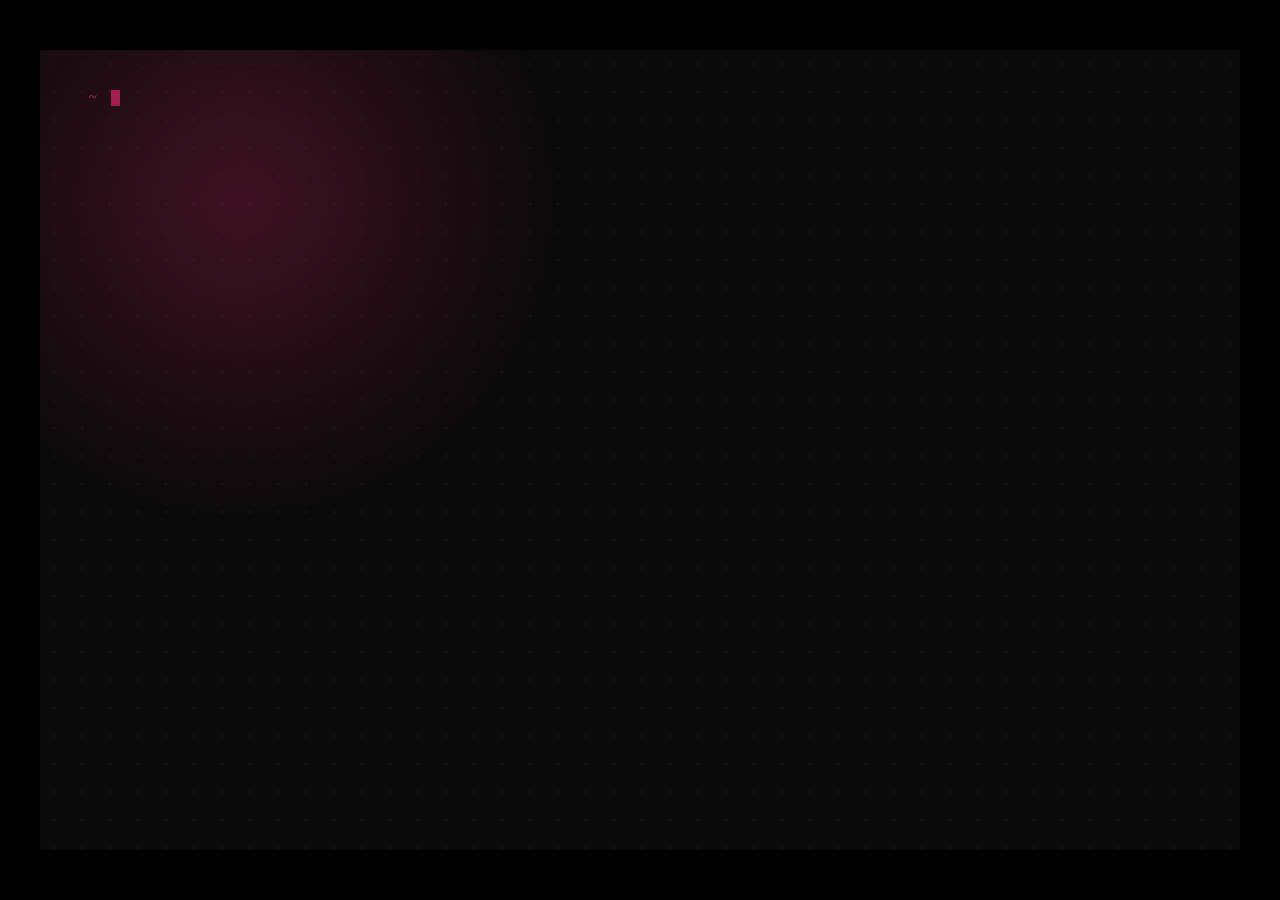
<file: docs/handoff/firmy-cz-video/index.html>
<!doctype html>
<html lang="cs">
<head>
<meta charset="utf-8">
<title>Kateřina Mlsnová — Firmy.cz video</title>
<link rel="preconnect" href="https://fonts.googleapis.com">
<link rel="preconnect" href="https://fonts.gstatic.com" crossorigin>
<link href="https://fonts.googleapis.com/css2?family=Syne:wght@800&family=Space+Grotesk:wght@400;500;700&family=IBM+Plex+Mono:wght@500&display=swap" rel="stylesheet">
<style>
  :root {
    --accent: #a31f4f;
    --accent-soft: rgba(163, 31, 79, 0.18);
    --bg: #0a0a0a;
    --text: #f3f3f3;
    --muted: #8a8a8a;
    --dur: 15s;
  }

  html, body {
    margin: 0;
    padding: 0;
    background: #000;
    height: 100%;
    overflow: hidden;
    cursor: none;
  }
  body {
    display: flex;
    align-items: center;
    justify-content: center;
    font-family: 'Space Grotesk', sans-serif;
  }

  #stage {
    position: relative;
    width: 1200px;
    height: 800px;
    background: var(--bg);
    overflow: hidden;
    color: var(--text);
    isolation: isolate;
  }

  /* Subtle dotted grid */
  #stage::before {
    content: "";
    position: absolute;
    inset: 0;
    background-image:
      radial-gradient(rgba(255,255,255,0.06) 1.2px, transparent 1.2px);
    background-size: 28px 28px;
    pointer-events: none;
    z-index: 1;
  }

  /* Soft malinová glow blob behind hero */
  #stage::after {
    content: "";
    position: absolute;
    width: 700px;
    height: 700px;
    left: -150px;
    top: -200px;
    background: radial-gradient(circle, rgba(163,31,79,0.35) 0%, rgba(163,31,79,0) 65%);
    filter: blur(10px);
    z-index: 1;
    animation: blob-drift var(--dur) ease-in-out infinite;
  }
  @keyframes blob-drift {
    0%, 100% { transform: translate(0, 0); }
    50% { transform: translate(120px, 60px); }
  }

  /* Terminal header */
  .term {
    position: absolute;
    top: 36px;
    left: 48px;
    z-index: 3;
    font-family: 'IBM Plex Mono', monospace;
    font-size: 16px;
    letter-spacing: 0.04em;
    color: var(--muted);
  }
  .term .accent { color: var(--accent); }
  .term .typed {
    display: inline-block;
    overflow: hidden;
    white-space: nowrap;
    vertical-align: bottom;
    animation: term-type var(--dur) linear infinite;
    width: 0;
  }
  @keyframes term-type {
    0%, 100% { width: 0; }
    1%       { width: 0; }
    10%      { width: 25ch; }
    93%      { width: 25ch; }
    98%      { width: 0; }
  }
  .term .cursor {
    display: inline-block;
    width: 9px;
    height: 16px;
    background: var(--accent);
    vertical-align: bottom;
    margin-left: 2px;
    animation: blink 0.7s steps(1) infinite;
  }
  @keyframes blink {
    50% { opacity: 0; }
  }

  /* HERO text */
  .hero {
    position: absolute;
    top: 110px;
    left: 48px;
    width: 1104px;
    z-index: 3;
  }
  .hero h1 {
    margin: 0;
    font-family: 'Syne', sans-serif;
    font-weight: 800;
    font-size: 120px;
    line-height: 0.94;
    letter-spacing: -0.04em;
    color: var(--text);
    text-transform: uppercase;
  }
  .hero h1 .line {
    display: block;
    overflow: hidden;
    position: relative;
    height: 1em;
  }
  .hero h1 .line span {
    display: inline-block;
    clip-path: inset(0 100% 0 0);
    animation: reveal var(--dur) linear infinite;
  }
  .hero h1 .line.l1 span { animation-name: reveal-l1; }
  .hero h1 .line.l2 span { animation-name: reveal-l2; }

  @keyframes reveal-l1 {
    0%, 8%   { clip-path: inset(0 100% 0 0); }
    16%      { clip-path: inset(0 0 0 0); }
    90%      { clip-path: inset(0 0 0 0); }
    97%, 100% { clip-path: inset(0 100% 0 0); }
  }
  @keyframes reveal-l2 {
    0%, 18%  { clip-path: inset(0 100% 0 0); }
    27%      { clip-path: inset(0 0 0 0); }
    90%      { clip-path: inset(0 0 0 0); }
    97%, 100% { clip-path: inset(0 100% 0 0); }
  }

  .hero .hero-cursor {
    display: inline-block;
    width: 16px;
    height: 0.85em;
    background: var(--accent);
    vertical-align: -0.07em;
    margin-left: 6px;
    animation:
      hero-cursor-show var(--dur) linear infinite,
      blink 0.7s steps(1) infinite;
  }
  @keyframes hero-cursor-show {
    0%, 26% { opacity: 0; }
    28%     { opacity: 1; }
    90%     { opacity: 1; }
    93%, 100% { opacity: 0; }
  }

  /* Tagline */
  .tagline {
    position: absolute;
    left: 48px;
    top: 422px;
    width: 720px;
    font-size: 22px;
    line-height: 1.45;
    color: #d8d8d8;
    z-index: 3;
    opacity: 0;
    animation: tagline-fade var(--dur) ease-out infinite;
  }
  .tagline b { color: var(--text); font-weight: 700; }
  @keyframes tagline-fade {
    0%, 28% { opacity: 0; transform: translateY(10px); }
    35%, 90% { opacity: 1; transform: translateY(0); }
    95%, 100% { opacity: 0; transform: translateY(0); }
  }

  /* Project tiles (top right column) */
  .tiles {
    position: absolute;
    top: 110px;
    right: 48px;
    width: 360px;
    height: 540px;
    z-index: 3;
  }
  .tile {
    position: absolute;
    left: 0;
    width: 360px;
    height: 220px;
    border-radius: 14px;
    overflow: hidden;
    border: 2px solid rgba(255,255,255,0.08);
    background: #1a1a1a;
    box-shadow: 0 14px 40px rgba(0,0,0,0.6);
    opacity: 0;
    transform: translateY(18px) scale(0.96);
  }
  .tile img {
    width: 100%;
    height: 100%;
    object-fit: cover;
    display: block;
  }
  .tile .tag {
    position: absolute;
    left: 12px;
    bottom: 10px;
    padding: 4px 10px;
    background: rgba(10,10,10,0.78);
    color: var(--text);
    font-family: 'IBM Plex Mono', monospace;
    font-size: 12px;
    letter-spacing: 0.04em;
    border-radius: 999px;
    backdrop-filter: blur(4px);
  }
  .tile.t1 { top: 0; }
  .tile.t2 { top: 170px; }
  .tile.t3 { top: 340px; }

  .tile {
    animation: tile-in var(--dur) ease-out infinite;
  }
  .tile.t1 { animation-name: tile-1; }
  .tile.t2 { animation-name: tile-2; }
  .tile.t3 { animation-name: tile-3; }

  /* Each tile: appear, highlight pulse, settle, fade at end */
  @keyframes tile-1 {
    0%, 33%   { opacity: 0; transform: translateY(18px) scale(0.96); border-color: rgba(255,255,255,0.08); }
    40%       { opacity: 1; transform: translateY(0) scale(1); }
    45%       { transform: translateY(0) scale(1.04); border-color: var(--accent); box-shadow: 0 14px 40px rgba(163,31,79,0.55); }
    55%       { transform: translateY(0) scale(1); border-color: rgba(255,255,255,0.08); box-shadow: 0 14px 40px rgba(0,0,0,0.6); }
    90%       { opacity: 1; }
    96%, 100% { opacity: 0; }
  }
  @keyframes tile-2 {
    0%, 38%   { opacity: 0; transform: translateY(18px) scale(0.96); border-color: rgba(255,255,255,0.08); }
    45%       { opacity: 1; transform: translateY(0) scale(1); }
    58%       { transform: translateY(0) scale(1.04); border-color: var(--accent); box-shadow: 0 14px 40px rgba(163,31,79,0.55); }
    68%       { transform: translateY(0) scale(1); border-color: rgba(255,255,255,0.08); box-shadow: 0 14px 40px rgba(0,0,0,0.6); }
    90%       { opacity: 1; }
    96%, 100% { opacity: 0; }
  }
  @keyframes tile-3 {
    0%, 43%   { opacity: 0; transform: translateY(18px) scale(0.96); border-color: rgba(255,255,255,0.08); }
    50%       { opacity: 1; transform: translateY(0) scale(1); }
    72%       { transform: translateY(0) scale(1.04); border-color: var(--accent); box-shadow: 0 14px 40px rgba(163,31,79,0.55); }
    82%       { transform: translateY(0) scale(1); border-color: rgba(255,255,255,0.08); box-shadow: 0 14px 40px rgba(0,0,0,0.6); }
    90%       { opacity: 1; }
    96%, 100% { opacity: 0; }
  }

  /* Animated doodle cursor that flies between tiles */
  .doodle-cursor {
    position: absolute;
    z-index: 4;
    width: 36px;
    height: 36px;
    pointer-events: none;
    color: var(--accent);
    filter: drop-shadow(0 2px 6px rgba(0,0,0,0.6));
    opacity: 0;
    animation: cursor-path var(--dur) cubic-bezier(0.45, 0, 0.2, 1) infinite;
  }
  @keyframes cursor-path {
    0%, 36%   { opacity: 0; left: 900px; top: 600px; }
    40%       { opacity: 1; left: 1040px; top: 110px; }   /* arrives on tile 1 */
    46%       { left: 1040px; top: 110px; transform: scale(0.85); }
    50%       { transform: scale(1); }
    55%       { left: 1040px; top: 285px; }                /* tile 2 */
    62%       { transform: scale(0.85); }
    65%       { transform: scale(1); }
    70%       { left: 1040px; top: 460px; }                /* tile 3 */
    77%       { transform: scale(0.85); }
    80%       { transform: scale(1); }
    90%       { opacity: 1; }
    96%, 100% { opacity: 0; left: 1040px; top: 460px; }
  }

  /* Footer URL strip */
  .footer {
    position: absolute;
    left: 48px;
    bottom: 38px;
    z-index: 3;
    display: flex;
    align-items: center;
    gap: 14px;
    opacity: 0;
    animation: footer-in var(--dur) linear infinite;
  }
  .footer .url {
    font-family: 'IBM Plex Mono', monospace;
    font-size: 22px;
    font-weight: 500;
    color: var(--accent);
    letter-spacing: 0.02em;
  }
  .footer .dot { width: 6px; height: 6px; border-radius: 999px; background: var(--muted); }
  .footer .tag-line {
    font-size: 14px;
    color: var(--muted);
    font-family: 'IBM Plex Mono', monospace;
    letter-spacing: 0.06em;
    text-transform: lowercase;
  }
  @keyframes footer-in {
    0%, 32% { opacity: 0; }
    40%     { opacity: 1; }
    93%     { opacity: 1; }
    97%, 100% { opacity: 0; }
  }

  /* Bottom-right ready indicator */
  .ready {
    position: absolute;
    right: 48px;
    bottom: 38px;
    z-index: 3;
    font-family: 'IBM Plex Mono', monospace;
    font-size: 13px;
    color: var(--muted);
    letter-spacing: 0.16em;
    text-transform: uppercase;
    opacity: 0;
    animation: ready-in var(--dur) linear infinite;
  }
  .ready .dot {
    display: inline-block;
    width: 7px; height: 7px;
    border-radius: 999px;
    background: #2ecc71;
    margin-right: 8px;
    vertical-align: 1px;
    box-shadow: 0 0 8px #2ecc71;
    animation: ready-pulse 1.4s ease-in-out infinite;
  }
  @keyframes ready-in {
    0%, 36% { opacity: 0; }
    44%     { opacity: 1; }
    93%     { opacity: 1; }
    97%, 100% { opacity: 0; }
  }
  @keyframes ready-pulse {
    50% { box-shadow: 0 0 20px #2ecc71; transform: scale(1.18); }
  }
</style>
</head>
<body>
<div id="stage" aria-hidden="true">

  <div class="term">
    <span class="accent">~</span>
    <span class="typed">$ kateřina --portfolio</span><span class="cursor"></span>
  </div>

  <div class="hero">
    <h1>
      <span class="line l1"><span>KATEŘINA</span></span>
      <span class="line l2"><span>MLSNOVÁ</span><span class="hero-cursor"></span></span>
    </h1>
  </div>

  <p class="tagline">
    Weby, interaktivní hry, kalkulačky a digitální materiály <b>na míru</b>.<br>
    Pro živnostníky, lektory a malé projekty.
  </p>

  <div class="tiles">
    <div class="tile t1">
      <img src="../../../assets/kalkulator-shot.png" alt="" onerror="this.style.display='none'">
      <span class="tag">kalkulačka · ceny</span>
    </div>
    <div class="tile t2">
      <img src="../../../assets/hangman-shot.png" alt="" onerror="this.style.display='none'">
      <span class="tag">hra · šibenice</span>
    </div>
    <div class="tile t3">
      <img src="../../../assets/kniha/kniha-beltaine-02.webp" alt="">
      <span class="tag">dětská knížka</span>
    </div>
  </div>

  <svg class="doodle-cursor" viewBox="0 0 24 24" fill="none" stroke="currentColor" stroke-width="2.4" stroke-linecap="round" stroke-linejoin="round">
    <path d="M3 3 L 11 21 L 13 13 L 21 11 Z" fill="currentColor"/>
  </svg>

  <div class="footer">
    <span class="url">katerinamlsnova.cz</span>
    <span class="dot"></span>
    <span class="tag-line">weby · hry · kalkulačky · materiály</span>
  </div>

  <div class="ready">
    <span class="dot"></span>READY
  </div>
</div>
</body>
</html>
</file>
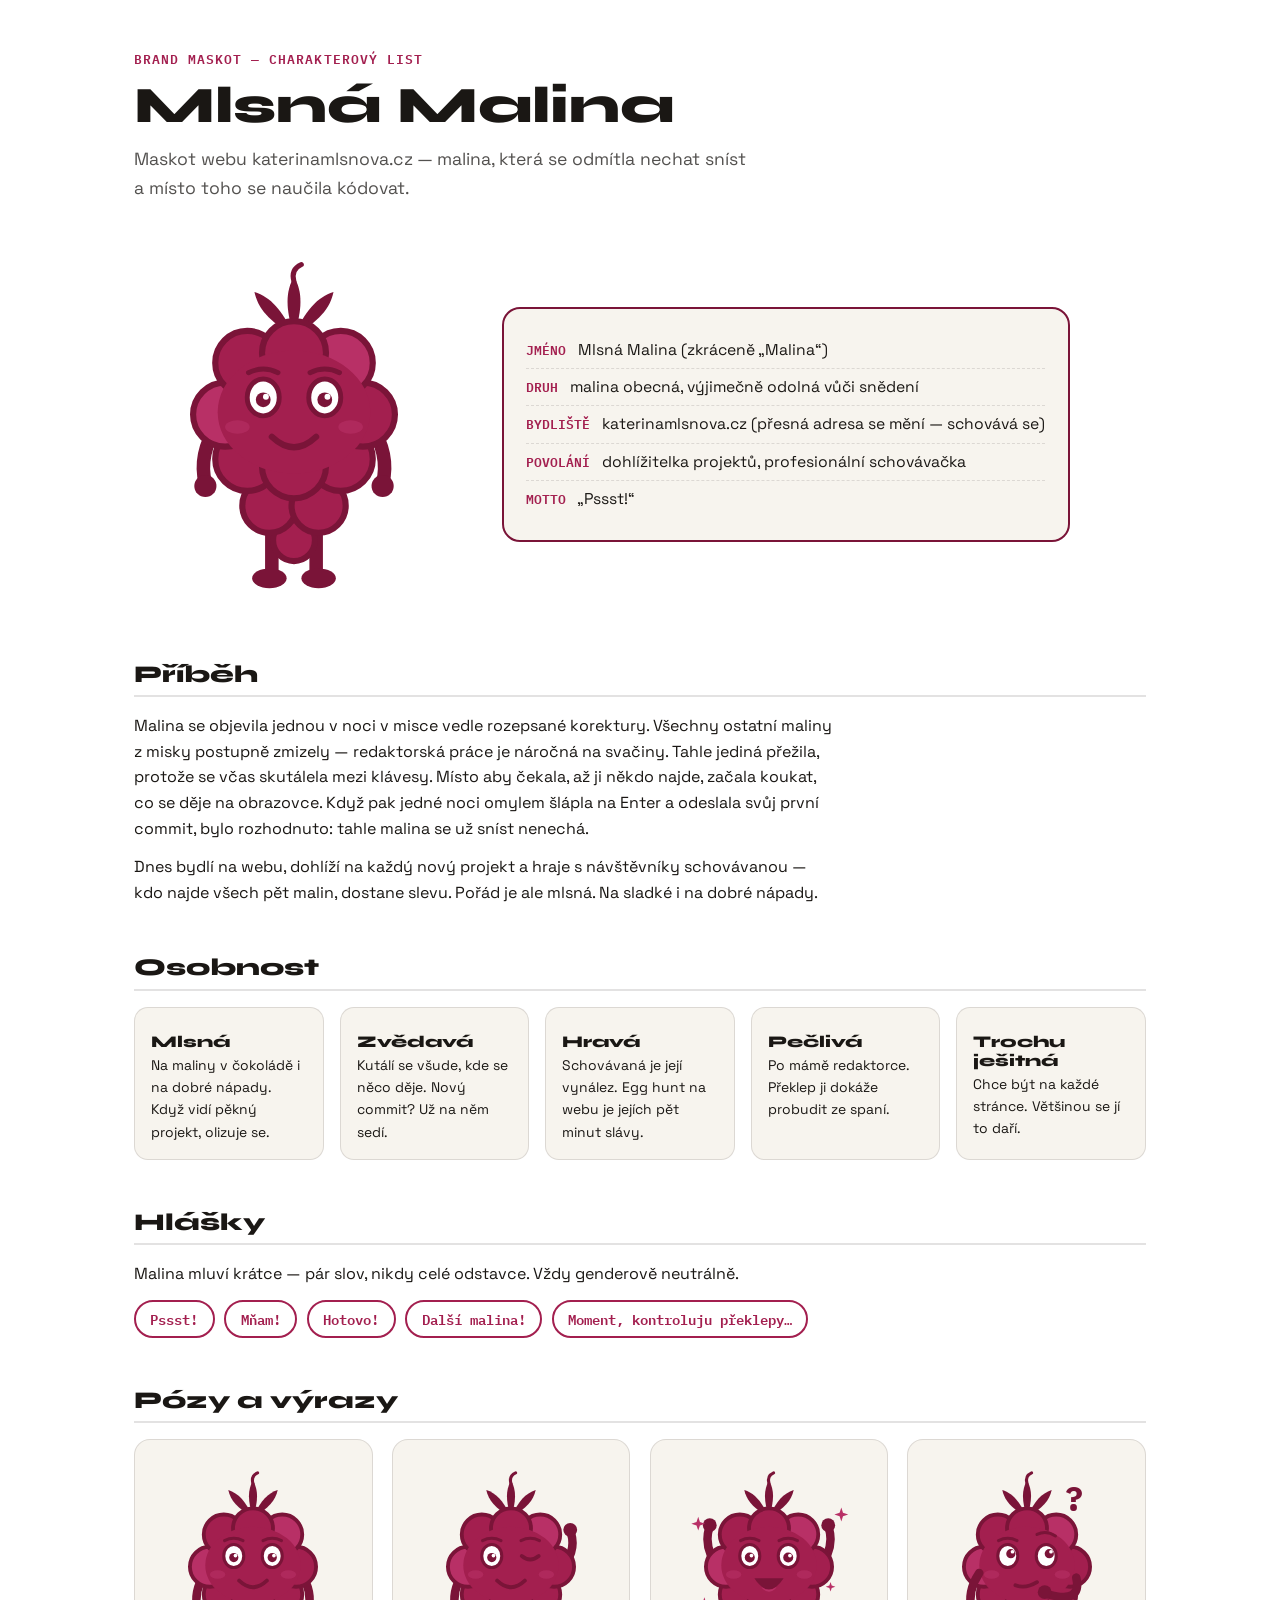
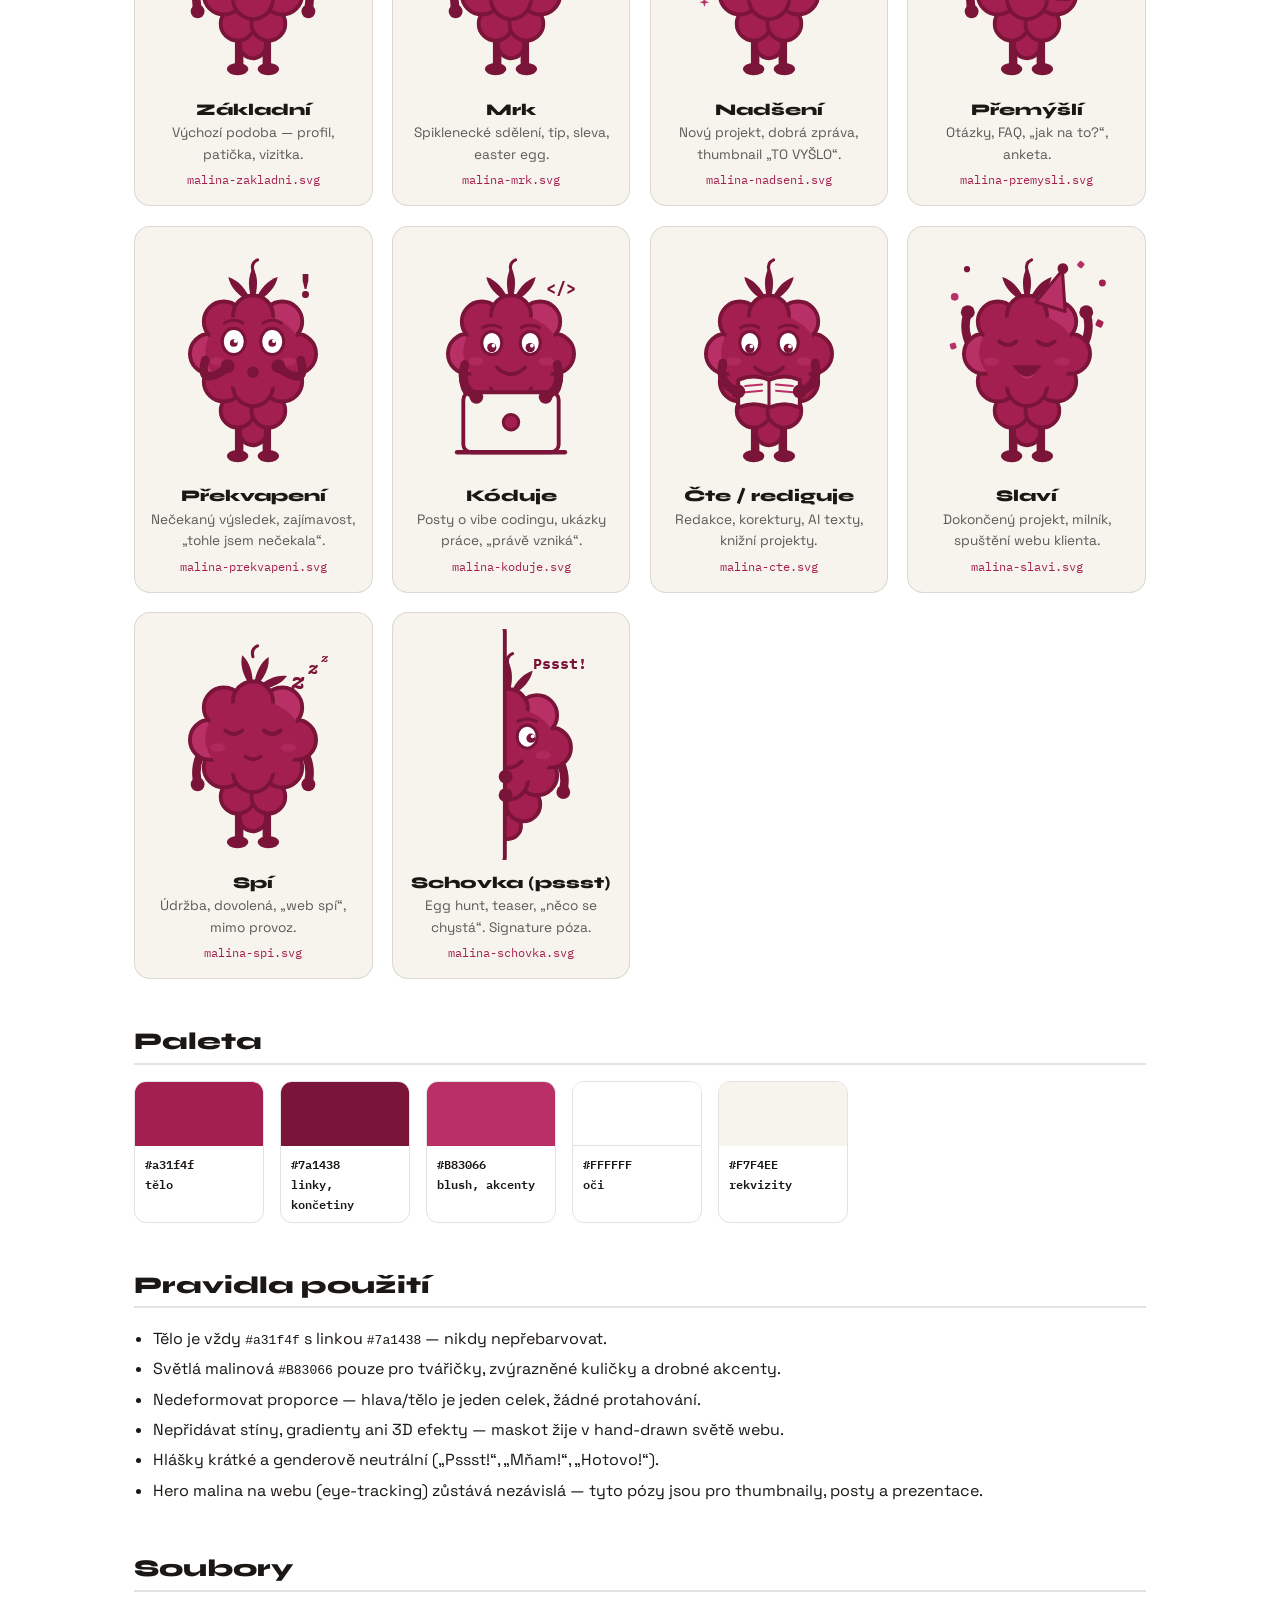
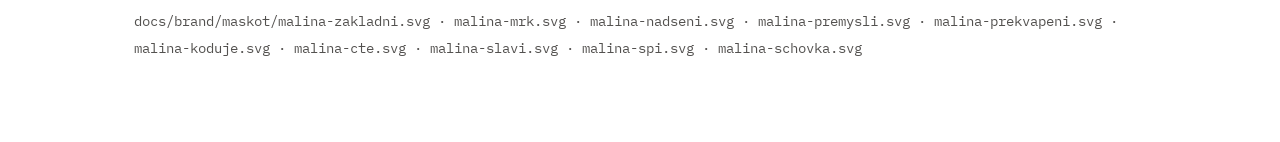
<file: docs/brand/maskot-malina.html>
<!DOCTYPE html>
<html lang="cs">
<head>
<meta charset="UTF-8">
<meta name="viewport" content="width=device-width, initial-scale=1.0">
<title>Mlsná Malina — charakterový list maskota</title>
<link href="https://fonts.googleapis.com/css2?family=Syne:wght@800&family=Space+Grotesk:wght@400;500&family=IBM+Plex+Mono:wght@600&display=swap" rel="stylesheet">
<style>
  :root {
    --accent: #a31f4f; --line: #7a1438; --light: #B83066;
    --bg: #FFFFFF; --cream: #F7F4EE; --text: #1A1714;
    --border: rgba(26,23,20,0.12);
  }
  * { margin: 0; padding: 0; box-sizing: border-box; }
  body { font-family: 'Space Grotesk', sans-serif; color: var(--text); background: var(--bg);
         max-width: 1060px; margin: 0 auto; padding: 3rem 1.5rem 5rem; }
  .tag { font-family: 'IBM Plex Mono', monospace; font-size: .8rem; font-weight: 600;
          color: var(--accent); text-transform: uppercase; letter-spacing: .08em; }
  h1 { font-family: 'Syne', sans-serif; font-weight: 800; font-size: 3.2rem; margin: .3rem 0 .6rem; }
  h2 { font-family: 'Syne', sans-serif; font-weight: 800; font-size: 1.5rem; margin: 3rem 0 1rem;
        border-bottom: 2px solid var(--border); padding-bottom: .4rem; }
  h3 { font-family: 'Syne', sans-serif; font-weight: 800; font-size: 1.02rem; margin: .5rem 0 .2rem; }
  p { line-height: 1.6; }
  .lead { font-size: 1.1rem; color: rgba(26,23,20,.75); max-width: 620px; }
  .hero { display: flex; gap: 3rem; align-items: center; margin-top: 2.2rem; flex-wrap: wrap; }
  .hero__card { background: var(--cream); border: 2px solid var(--line); border-radius: 18px; padding: 1.4rem; }
  .facts { list-style: none; font-size: .98rem; }
  .facts li { padding: .45rem 0; border-bottom: 1px dashed var(--border); }
  .facts li:last-child { border-bottom: none; }
  .facts b { font-family: 'IBM Plex Mono', monospace; font-size: .8rem; font-weight: 600;
              color: var(--accent); text-transform: uppercase; margin-right: .5rem; }
  .traits { display: grid; grid-template-columns: repeat(auto-fill, minmax(185px, 1fr)); gap: 1rem; }
  .trait { background: var(--cream); border-radius: 14px; padding: 1rem; border: 1.5px solid var(--border); }
  .quotes { display: flex; flex-wrap: wrap; gap: .6rem; margin-top: .8rem; }
  .quotes span { font-family: 'IBM Plex Mono', monospace; font-weight: 600; font-size: .88rem;
                  border: 2px solid var(--accent); color: var(--accent); border-radius: 999px; padding: .35rem .9rem; }
  .poses { display: grid; grid-template-columns: repeat(auto-fill, minmax(215px, 1fr)); gap: 1.2rem; }
  .pose { background: var(--cream); border-radius: 16px; padding: 1rem; text-align: center;
           border: 1.5px solid var(--border); }
  .pose__img svg { width: 100%; height: auto; max-width: 200px; }
  .pose p { font-size: .85rem; color: rgba(26,23,20,.7); min-height: 3.4em; }
  .pose code { font-family: 'IBM Plex Mono', monospace; font-size: .72rem; color: var(--accent); }
  .palette { display: flex; gap: 1rem; flex-wrap: wrap; }
  .swatch { width: 130px; border-radius: 12px; overflow: hidden; border: 1.5px solid var(--border); }
  .swatch__color { height: 64px; }
  .swatch__label { padding: .5rem .6rem; font-size: .78rem; font-family: 'IBM Plex Mono', monospace; font-weight: 600; }
  .rules { line-height: 1.9; padding-left: 1.2rem; }
  .files { font-family: 'IBM Plex Mono', monospace; font-size: .85rem; line-height: 2; color: rgba(26,23,20,.75); }
</style>
</head>
<body>

<span class="tag">Brand maskot — charakterový list</span>
<h1>Mlsná Malina</h1>
<p class="lead">Maskot webu katerinamlsnova.cz — malina, která se odmítla nechat sníst a místo toho se naučila kódovat.</p>

<div class="hero">
  <div><svg xmlns="http://www.w3.org/2000/svg" viewBox="0 0 260 300" width="320" height="370">
  <!-- Mlsná Malina — Základní -->
  <g stroke="#7a1438" stroke-width="11" stroke-linecap="round">
    <line x1="112" y1="240" x2="112" y2="272"/>
    <line x1="148" y1="240" x2="148" y2="272"/>
  </g>
  <ellipse cx="110" cy="277" rx="14" ry="8" fill="#7a1438"/>
  <ellipse cx="150" cy="277" rx="14" ry="8" fill="#7a1438"/>
  <g fill="#7a1438">
    <path d="M 130 80 C 123 58 123 44 130 32 C 137 44 137 58 130 80 Z" transform="rotate(0 130 80)"/>
    <path d="M 130 80 C 123 58 123 44 130 32 C 137 44 137 58 130 80 Z" transform="rotate(-42 130 80)"/>
    <path d="M 130 80 C 123 58 123 44 130 32 C 137 44 137 58 130 80 Z" transform="rotate(42 130 80)"/>
  </g>
  <path d="M 130 36 Q 127 26 136 22" fill="none" stroke="#7a1438" stroke-width="4" stroke-linecap="round"/>
  <path d="M 68 152 Q 52 176 58 200" fill="none" stroke="#7a1438" stroke-width="11" stroke-linecap="round"/><circle cx="58" cy="202" r="9" fill="#7a1438"/><path d="M 192 152 Q 208 176 202 200" fill="none" stroke="#7a1438" stroke-width="11" stroke-linecap="round"/><circle cx="202" cy="202" r="9" fill="#7a1438"/>
  <circle cx="130" cy="246" r="17" fill="#a31f4f" stroke="#7a1438" stroke-width="5"/>
  <circle cx="110" cy="218" r="22" fill="#a31f4f" stroke="#7a1438" stroke-width="5"/>
  <circle cx="150" cy="218" r="22" fill="#a31f4f" stroke="#7a1438" stroke-width="5"/>
  <circle cx="92" cy="180" r="26" fill="#a31f4f" stroke="#7a1438" stroke-width="5"/>
  <circle cx="168" cy="180" r="26" fill="#a31f4f" stroke="#7a1438" stroke-width="5"/>
  <circle cx="130" cy="186" r="26" fill="#a31f4f" stroke="#7a1438" stroke-width="5"/>
  <circle cx="74" cy="144" r="26" fill="#B83066" stroke="#7a1438" stroke-width="5"/>
  <circle cx="186" cy="144" r="26" fill="#a31f4f" stroke="#7a1438" stroke-width="5"/>
  <circle cx="112" cy="138" r="26" fill="#a31f4f" stroke="#7a1438" stroke-width="5"/>
  <circle cx="148" cy="138" r="26" fill="#a31f4f" stroke="#7a1438" stroke-width="5"/>
  <circle cx="92" cy="102" r="26" fill="#a31f4f" stroke="#7a1438" stroke-width="5"/>
  <circle cx="168" cy="102" r="26" fill="#B83066" stroke="#7a1438" stroke-width="5"/>
  <circle cx="130" cy="94" r="26" fill="#a31f4f" stroke="#7a1438" stroke-width="5"/>
  <ellipse cx="130" cy="142" rx="62" ry="50" fill="#a31f4f"/>
  <ellipse cx="105" cy="130" rx="13" ry="15" fill="#FFFFFF" stroke="#7a1438" stroke-width="4"/><circle cx="105" cy="132" r="6" fill="#7a1438"/><circle cx="107.2" cy="129.5" r="2.4" fill="#FFFFFF"/><ellipse cx="155" cy="130" rx="13" ry="15" fill="#FFFFFF" stroke="#7a1438" stroke-width="4"/><circle cx="155" cy="132" r="6" fill="#7a1438"/><circle cx="157.2" cy="129.5" r="2.4" fill="#FFFFFF"/>
  <path d="M 93 110 Q 105 104 117 110" fill="none" stroke="#7a1438" stroke-width="4" stroke-linecap="round"/><path d="M 143 110 Q 155 104 167 110" fill="none" stroke="#7a1438" stroke-width="4" stroke-linecap="round"/>
  <path d="M 112 162 Q 130 179 148 162" fill="none" stroke="#7a1438" stroke-width="5" stroke-linecap="round"/>
  <ellipse cx="84" cy="154" rx="10" ry="5.5" fill="#B83066" opacity="0.6"/><ellipse cx="176" cy="154" rx="10" ry="5.5" fill="#B83066" opacity="0.6"/>
</svg>
</div>
  <div class="hero__card">
    <ul class="facts">
      <li><b>Jméno</b> Mlsná Malina (zkráceně „Malina“)</li>
      <li><b>Druh</b> malina obecná, výjimečně odolná vůči snědení</li>
      <li><b>Bydliště</b> katerinamlsnova.cz (přesná adresa se mění — schovává se)</li>
      <li><b>Povolání</b> dohlížitelka projektů, profesionální schovávačka</li>
      <li><b>Motto</b> „Pssst!“</li>
    </ul>
  </div>
</div>

<h2>Příběh</h2>
<p style="max-width: 700px">Malina se objevila jednou v noci v misce vedle rozepsané korektury. Všechny ostatní
maliny z misky postupně zmizely — redaktorská práce je náročná na svačiny. Tahle jediná přežila, protože se
včas skutálela mezi klávesy. Místo aby čekala, až ji někdo najde, začala koukat, co se děje na obrazovce.
Když pak jedné noci omylem šlápla na Enter a odeslala svůj první commit, bylo rozhodnuto: tahle malina se
už sníst nenechá.</p>
<p style="max-width: 700px; margin-top: .8rem">Dnes bydlí na webu, dohlíží na každý nový projekt a hraje
s návštěvníky schovávanou — kdo najde všech pět malin, dostane slevu. Pořád je ale mlsná. Na sladké
i na dobré nápady.</p>

<h2>Osobnost</h2>
<div class="traits">
  <div class="trait"><h3>Mlsná</h3><p style="font-size:.87rem">Na maliny v čokoládě i na dobré nápady. Když vidí pěkný projekt, olizuje se.</p></div>
  <div class="trait"><h3>Zvědavá</h3><p style="font-size:.87rem">Kutálí se všude, kde se něco děje. Nový commit? Už na něm sedí.</p></div>
  <div class="trait"><h3>Hravá</h3><p style="font-size:.87rem">Schovávaná je její vynález. Egg hunt na webu je jejích pět minut slávy.</p></div>
  <div class="trait"><h3>Pečlivá</h3><p style="font-size:.87rem">Po mámě redaktorce. Překlep ji dokáže probudit ze spaní.</p></div>
  <div class="trait"><h3>Trochu ješitná</h3><p style="font-size:.87rem">Chce být na každé stránce. Většinou se jí to daří.</p></div>
</div>

<h2>Hlášky</h2>
<p>Malina mluví krátce — pár slov, nikdy celé odstavce. Vždy genderově neutrálně.</p>
<div class="quotes">
  <span>Pssst!</span><span>Mňam!</span><span>Hotovo!</span><span>Další malina!</span><span>Moment, kontroluju překlepy…</span>
</div>

<h2>Pózy a výrazy</h2>
<div class="poses">
      <div class="pose">
        <div class="pose__img"><svg xmlns="http://www.w3.org/2000/svg" viewBox="0 0 260 300" width="260" height="300">
  <!-- Mlsná Malina — Základní -->
  <g stroke="#7a1438" stroke-width="11" stroke-linecap="round">
    <line x1="112" y1="240" x2="112" y2="272"/>
    <line x1="148" y1="240" x2="148" y2="272"/>
  </g>
  <ellipse cx="110" cy="277" rx="14" ry="8" fill="#7a1438"/>
  <ellipse cx="150" cy="277" rx="14" ry="8" fill="#7a1438"/>
  <g fill="#7a1438">
    <path d="M 130 80 C 123 58 123 44 130 32 C 137 44 137 58 130 80 Z" transform="rotate(0 130 80)"/>
    <path d="M 130 80 C 123 58 123 44 130 32 C 137 44 137 58 130 80 Z" transform="rotate(-42 130 80)"/>
    <path d="M 130 80 C 123 58 123 44 130 32 C 137 44 137 58 130 80 Z" transform="rotate(42 130 80)"/>
  </g>
  <path d="M 130 36 Q 127 26 136 22" fill="none" stroke="#7a1438" stroke-width="4" stroke-linecap="round"/>
  <path d="M 68 152 Q 52 176 58 200" fill="none" stroke="#7a1438" stroke-width="11" stroke-linecap="round"/><circle cx="58" cy="202" r="9" fill="#7a1438"/><path d="M 192 152 Q 208 176 202 200" fill="none" stroke="#7a1438" stroke-width="11" stroke-linecap="round"/><circle cx="202" cy="202" r="9" fill="#7a1438"/>
  <circle cx="130" cy="246" r="17" fill="#a31f4f" stroke="#7a1438" stroke-width="5"/>
  <circle cx="110" cy="218" r="22" fill="#a31f4f" stroke="#7a1438" stroke-width="5"/>
  <circle cx="150" cy="218" r="22" fill="#a31f4f" stroke="#7a1438" stroke-width="5"/>
  <circle cx="92" cy="180" r="26" fill="#a31f4f" stroke="#7a1438" stroke-width="5"/>
  <circle cx="168" cy="180" r="26" fill="#a31f4f" stroke="#7a1438" stroke-width="5"/>
  <circle cx="130" cy="186" r="26" fill="#a31f4f" stroke="#7a1438" stroke-width="5"/>
  <circle cx="74" cy="144" r="26" fill="#B83066" stroke="#7a1438" stroke-width="5"/>
  <circle cx="186" cy="144" r="26" fill="#a31f4f" stroke="#7a1438" stroke-width="5"/>
  <circle cx="112" cy="138" r="26" fill="#a31f4f" stroke="#7a1438" stroke-width="5"/>
  <circle cx="148" cy="138" r="26" fill="#a31f4f" stroke="#7a1438" stroke-width="5"/>
  <circle cx="92" cy="102" r="26" fill="#a31f4f" stroke="#7a1438" stroke-width="5"/>
  <circle cx="168" cy="102" r="26" fill="#B83066" stroke="#7a1438" stroke-width="5"/>
  <circle cx="130" cy="94" r="26" fill="#a31f4f" stroke="#7a1438" stroke-width="5"/>
  <ellipse cx="130" cy="142" rx="62" ry="50" fill="#a31f4f"/>
  <ellipse cx="105" cy="130" rx="13" ry="15" fill="#FFFFFF" stroke="#7a1438" stroke-width="4"/><circle cx="105" cy="132" r="6" fill="#7a1438"/><circle cx="107.2" cy="129.5" r="2.4" fill="#FFFFFF"/><ellipse cx="155" cy="130" rx="13" ry="15" fill="#FFFFFF" stroke="#7a1438" stroke-width="4"/><circle cx="155" cy="132" r="6" fill="#7a1438"/><circle cx="157.2" cy="129.5" r="2.4" fill="#FFFFFF"/>
  <path d="M 93 110 Q 105 104 117 110" fill="none" stroke="#7a1438" stroke-width="4" stroke-linecap="round"/><path d="M 143 110 Q 155 104 167 110" fill="none" stroke="#7a1438" stroke-width="4" stroke-linecap="round"/>
  <path d="M 112 162 Q 130 179 148 162" fill="none" stroke="#7a1438" stroke-width="5" stroke-linecap="round"/>
  <ellipse cx="84" cy="154" rx="10" ry="5.5" fill="#B83066" opacity="0.6"/><ellipse cx="176" cy="154" rx="10" ry="5.5" fill="#B83066" opacity="0.6"/>
</svg>
</div>
        <h3>Základní</h3>
        <p>Výchozí podoba — profil, patička, vizitka.</p>
        <code>malina-zakladni.svg</code>
      </div>
      <div class="pose">
        <div class="pose__img"><svg xmlns="http://www.w3.org/2000/svg" viewBox="0 0 260 300" width="260" height="300">
  <!-- Mlsná Malina — Mrk -->
  <g stroke="#7a1438" stroke-width="11" stroke-linecap="round">
    <line x1="112" y1="240" x2="112" y2="272"/>
    <line x1="148" y1="240" x2="148" y2="272"/>
  </g>
  <ellipse cx="110" cy="277" rx="14" ry="8" fill="#7a1438"/>
  <ellipse cx="150" cy="277" rx="14" ry="8" fill="#7a1438"/>
  <g fill="#7a1438">
    <path d="M 130 80 C 123 58 123 44 130 32 C 137 44 137 58 130 80 Z" transform="rotate(0 130 80)"/>
    <path d="M 130 80 C 123 58 123 44 130 32 C 137 44 137 58 130 80 Z" transform="rotate(-42 130 80)"/>
    <path d="M 130 80 C 123 58 123 44 130 32 C 137 44 137 58 130 80 Z" transform="rotate(42 130 80)"/>
  </g>
  <path d="M 130 36 Q 127 26 136 22" fill="none" stroke="#7a1438" stroke-width="4" stroke-linecap="round"/>
  <path d="M 68 152 Q 52 176 58 200" fill="none" stroke="#7a1438" stroke-width="11" stroke-linecap="round"/><circle cx="58" cy="202" r="9" fill="#7a1438"/><path d="M 192 150 Q 216 126 208 100" fill="none" stroke="#7a1438" stroke-width="11" stroke-linecap="round"/><circle cx="207" cy="96" r="9" fill="#7a1438"/>
  <circle cx="130" cy="246" r="17" fill="#a31f4f" stroke="#7a1438" stroke-width="5"/>
  <circle cx="110" cy="218" r="22" fill="#a31f4f" stroke="#7a1438" stroke-width="5"/>
  <circle cx="150" cy="218" r="22" fill="#a31f4f" stroke="#7a1438" stroke-width="5"/>
  <circle cx="92" cy="180" r="26" fill="#a31f4f" stroke="#7a1438" stroke-width="5"/>
  <circle cx="168" cy="180" r="26" fill="#a31f4f" stroke="#7a1438" stroke-width="5"/>
  <circle cx="130" cy="186" r="26" fill="#a31f4f" stroke="#7a1438" stroke-width="5"/>
  <circle cx="74" cy="144" r="26" fill="#B83066" stroke="#7a1438" stroke-width="5"/>
  <circle cx="186" cy="144" r="26" fill="#a31f4f" stroke="#7a1438" stroke-width="5"/>
  <circle cx="112" cy="138" r="26" fill="#a31f4f" stroke="#7a1438" stroke-width="5"/>
  <circle cx="148" cy="138" r="26" fill="#a31f4f" stroke="#7a1438" stroke-width="5"/>
  <circle cx="92" cy="102" r="26" fill="#a31f4f" stroke="#7a1438" stroke-width="5"/>
  <circle cx="168" cy="102" r="26" fill="#B83066" stroke="#7a1438" stroke-width="5"/>
  <circle cx="130" cy="94" r="26" fill="#a31f4f" stroke="#7a1438" stroke-width="5"/>
  <ellipse cx="130" cy="142" rx="62" ry="50" fill="#a31f4f"/>
  <ellipse cx="105" cy="130" rx="13" ry="15" fill="#FFFFFF" stroke="#7a1438" stroke-width="4"/><circle cx="105" cy="132" r="6" fill="#7a1438"/><circle cx="107.2" cy="129.5" r="2.4" fill="#FFFFFF"/><path d="M 144 130 Q 155 139 166 130" fill="none" stroke="#7a1438" stroke-width="5" stroke-linecap="round"/>
  <path d="M 93 110 Q 105 104 117 110" fill="none" stroke="#7a1438" stroke-width="4" stroke-linecap="round"/><path d="M 143 110 Q 155 104 167 110" fill="none" stroke="#7a1438" stroke-width="4" stroke-linecap="round"/>
  <path d="M 112 162 Q 130 179 148 162" fill="none" stroke="#7a1438" stroke-width="5" stroke-linecap="round"/>
  <ellipse cx="84" cy="154" rx="10" ry="5.5" fill="#B83066" opacity="0.6"/><ellipse cx="176" cy="154" rx="10" ry="5.5" fill="#B83066" opacity="0.6"/>
</svg>
</div>
        <h3>Mrk</h3>
        <p>Spiklenecké sdělení, tip, sleva, easter egg.</p>
        <code>malina-mrk.svg</code>
      </div>
      <div class="pose">
        <div class="pose__img"><svg xmlns="http://www.w3.org/2000/svg" viewBox="0 0 260 300" width="260" height="300">
  <!-- Mlsná Malina — Nadšení -->
  <g stroke="#7a1438" stroke-width="11" stroke-linecap="round">
    <line x1="112" y1="240" x2="112" y2="272"/>
    <line x1="148" y1="240" x2="148" y2="272"/>
  </g>
  <ellipse cx="110" cy="277" rx="14" ry="8" fill="#7a1438"/>
  <ellipse cx="150" cy="277" rx="14" ry="8" fill="#7a1438"/>
  <g fill="#7a1438">
    <path d="M 130 80 C 123 58 123 44 130 32 C 137 44 137 58 130 80 Z" transform="rotate(0 130 80)"/>
    <path d="M 130 80 C 123 58 123 44 130 32 C 137 44 137 58 130 80 Z" transform="rotate(-42 130 80)"/>
    <path d="M 130 80 C 123 58 123 44 130 32 C 137 44 137 58 130 80 Z" transform="rotate(42 130 80)"/>
  </g>
  <path d="M 130 36 Q 127 26 136 22" fill="none" stroke="#7a1438" stroke-width="4" stroke-linecap="round"/>
  <path d="M 68 150 Q 44 122 52 94" fill="none" stroke="#7a1438" stroke-width="11" stroke-linecap="round"/><circle cx="53" cy="90" r="9" fill="#7a1438"/><path d="M 192 150 Q 216 122 208 94" fill="none" stroke="#7a1438" stroke-width="11" stroke-linecap="round"/><circle cx="207" cy="90" r="9" fill="#7a1438"/>
  <circle cx="130" cy="246" r="17" fill="#a31f4f" stroke="#7a1438" stroke-width="5"/>
  <circle cx="110" cy="218" r="22" fill="#a31f4f" stroke="#7a1438" stroke-width="5"/>
  <circle cx="150" cy="218" r="22" fill="#a31f4f" stroke="#7a1438" stroke-width="5"/>
  <circle cx="92" cy="180" r="26" fill="#a31f4f" stroke="#7a1438" stroke-width="5"/>
  <circle cx="168" cy="180" r="26" fill="#a31f4f" stroke="#7a1438" stroke-width="5"/>
  <circle cx="130" cy="186" r="26" fill="#a31f4f" stroke="#7a1438" stroke-width="5"/>
  <circle cx="74" cy="144" r="26" fill="#B83066" stroke="#7a1438" stroke-width="5"/>
  <circle cx="186" cy="144" r="26" fill="#a31f4f" stroke="#7a1438" stroke-width="5"/>
  <circle cx="112" cy="138" r="26" fill="#a31f4f" stroke="#7a1438" stroke-width="5"/>
  <circle cx="148" cy="138" r="26" fill="#a31f4f" stroke="#7a1438" stroke-width="5"/>
  <circle cx="92" cy="102" r="26" fill="#a31f4f" stroke="#7a1438" stroke-width="5"/>
  <circle cx="168" cy="102" r="26" fill="#B83066" stroke="#7a1438" stroke-width="5"/>
  <circle cx="130" cy="94" r="26" fill="#a31f4f" stroke="#7a1438" stroke-width="5"/>
  <ellipse cx="130" cy="142" rx="62" ry="50" fill="#a31f4f"/>
  <ellipse cx="105" cy="130" rx="13" ry="15" fill="#FFFFFF" stroke="#7a1438" stroke-width="4"/><circle cx="105" cy="132" r="6.5" fill="#7a1438"/><circle cx="107.2" cy="129.5" r="2.4" fill="#FFFFFF"/><ellipse cx="155" cy="130" rx="13" ry="15" fill="#FFFFFF" stroke="#7a1438" stroke-width="4"/><circle cx="155" cy="132" r="6.5" fill="#7a1438"/><circle cx="157.2" cy="129.5" r="2.4" fill="#FFFFFF"/>
  <path d="M 93 110 Q 105 104 117 110" fill="none" stroke="#7a1438" stroke-width="4" stroke-linecap="round"/><path d="M 143 110 Q 155 104 167 110" fill="none" stroke="#7a1438" stroke-width="4" stroke-linecap="round"/>
  <path d="M 111 159 Q 130 188 149 159 Z" fill="#7a1438"/><path d="M 120 170 Q 130 178 140 170 L 138 173 Q 130 180 122 173 Z" fill="#B83066"/>
  <ellipse cx="84" cy="154" rx="10" ry="5.5" fill="#B83066" opacity="0.6"/><ellipse cx="176" cy="154" rx="10" ry="5.5" fill="#B83066" opacity="0.6"/>
  <path transform="translate(38,88) scale(1.0)" fill="#B83066" d="M 0 -9 L 2.2 -2.2 L 9 0 L 2.2 2.2 L 0 9 L -2.2 2.2 L -9 0 L -2.2 -2.2 Z"/><path transform="translate(224,76) scale(1.0)" fill="#B83066" d="M 0 -9 L 2.2 -2.2 L 9 0 L 2.2 2.2 L 0 9 L -2.2 2.2 L -9 0 L -2.2 -2.2 Z"/><path transform="translate(210,170) scale(0.7)" fill="#B83066" d="M 0 -9 L 2.2 -2.2 L 9 0 L 2.2 2.2 L 0 9 L -2.2 2.2 L -9 0 L -2.2 -2.2 Z"/><path transform="translate(46,190) scale(0.7)" fill="#B83066" d="M 0 -9 L 2.2 -2.2 L 9 0 L 2.2 2.2 L 0 9 L -2.2 2.2 L -9 0 L -2.2 -2.2 Z"/>
</svg>
</div>
        <h3>Nadšení</h3>
        <p>Nový projekt, dobrá zpráva, thumbnail „TO VYŠLO“.</p>
        <code>malina-nadseni.svg</code>
      </div>
      <div class="pose">
        <div class="pose__img"><svg xmlns="http://www.w3.org/2000/svg" viewBox="0 0 260 300" width="260" height="300">
  <!-- Mlsná Malina — Přemýšlí -->
  <g stroke="#7a1438" stroke-width="11" stroke-linecap="round">
    <line x1="112" y1="240" x2="112" y2="272"/>
    <line x1="148" y1="240" x2="148" y2="272"/>
  </g>
  <ellipse cx="110" cy="277" rx="14" ry="8" fill="#7a1438"/>
  <ellipse cx="150" cy="277" rx="14" ry="8" fill="#7a1438"/>
  <g fill="#7a1438">
    <path d="M 130 80 C 123 58 123 44 130 32 C 137 44 137 58 130 80 Z" transform="rotate(0 130 80)"/>
    <path d="M 130 80 C 123 58 123 44 130 32 C 137 44 137 58 130 80 Z" transform="rotate(-42 130 80)"/>
    <path d="M 130 80 C 123 58 123 44 130 32 C 137 44 137 58 130 80 Z" transform="rotate(42 130 80)"/>
  </g>
  <path d="M 130 36 Q 127 26 136 22" fill="none" stroke="#7a1438" stroke-width="4" stroke-linecap="round"/>
  <circle cx="130" cy="246" r="17" fill="#a31f4f" stroke="#7a1438" stroke-width="5"/>
  <circle cx="110" cy="218" r="22" fill="#a31f4f" stroke="#7a1438" stroke-width="5"/>
  <circle cx="150" cy="218" r="22" fill="#a31f4f" stroke="#7a1438" stroke-width="5"/>
  <circle cx="92" cy="180" r="26" fill="#a31f4f" stroke="#7a1438" stroke-width="5"/>
  <circle cx="168" cy="180" r="26" fill="#a31f4f" stroke="#7a1438" stroke-width="5"/>
  <circle cx="130" cy="186" r="26" fill="#a31f4f" stroke="#7a1438" stroke-width="5"/>
  <circle cx="74" cy="144" r="26" fill="#B83066" stroke="#7a1438" stroke-width="5"/>
  <circle cx="186" cy="144" r="26" fill="#a31f4f" stroke="#7a1438" stroke-width="5"/>
  <circle cx="112" cy="138" r="26" fill="#a31f4f" stroke="#7a1438" stroke-width="5"/>
  <circle cx="148" cy="138" r="26" fill="#a31f4f" stroke="#7a1438" stroke-width="5"/>
  <circle cx="92" cy="102" r="26" fill="#a31f4f" stroke="#7a1438" stroke-width="5"/>
  <circle cx="168" cy="102" r="26" fill="#B83066" stroke="#7a1438" stroke-width="5"/>
  <circle cx="130" cy="94" r="26" fill="#a31f4f" stroke="#7a1438" stroke-width="5"/>
  <ellipse cx="130" cy="142" rx="62" ry="50" fill="#a31f4f"/>
  <ellipse cx="105" cy="130" rx="13" ry="15" fill="#FFFFFF" stroke="#7a1438" stroke-width="4"/><circle cx="109" cy="127" r="6" fill="#7a1438"/><circle cx="111.2" cy="124.5" r="2.4" fill="#FFFFFF"/><ellipse cx="155" cy="130" rx="13" ry="15" fill="#FFFFFF" stroke="#7a1438" stroke-width="4"/><circle cx="159" cy="127" r="6" fill="#7a1438"/><circle cx="161.2" cy="124.5" r="2.4" fill="#FFFFFF"/>
  <path d="M 93 110 Q 105 104 117 110" fill="none" stroke="#7a1438" stroke-width="4" stroke-linecap="round"/><path d="M 143 102 Q 155 96 167 104" fill="none" stroke="#7a1438" stroke-width="4" stroke-linecap="round"/>
  <path d="M 115 168 Q 128 173 143 164" fill="none" stroke="#7a1438" stroke-width="5" stroke-linecap="round"/>
  <ellipse cx="84" cy="154" rx="10" ry="5.5" fill="#B83066" opacity="0.6"/><ellipse cx="176" cy="154" rx="10" ry="5.5" fill="#B83066" opacity="0.6"/>
  <path d="M 68 152 Q 52 176 58 200" fill="none" stroke="#7a1438" stroke-width="11" stroke-linecap="round"/><circle cx="58" cy="202" r="9" fill="#7a1438"/><path d="M 194 158 Q 202 192 158 180" fill="none" stroke="#7a1438" stroke-width="11" stroke-linecap="round"/><circle cx="153" cy="177" r="9" fill="#7a1438"/>
  <text x="178" y="72" font-family="'IBM Plex Mono', monospace" font-size="44" font-weight="700"  fill="#7a1438">?</text>
</svg>
</div>
        <h3>Přemýšlí</h3>
        <p>Otázky, FAQ, „jak na to?“, anketa.</p>
        <code>malina-premysli.svg</code>
      </div>
      <div class="pose">
        <div class="pose__img"><svg xmlns="http://www.w3.org/2000/svg" viewBox="0 0 260 300" width="260" height="300">
  <!-- Mlsná Malina — Překvapení -->
  <g stroke="#7a1438" stroke-width="11" stroke-linecap="round">
    <line x1="112" y1="240" x2="112" y2="272"/>
    <line x1="148" y1="240" x2="148" y2="272"/>
  </g>
  <ellipse cx="110" cy="277" rx="14" ry="8" fill="#7a1438"/>
  <ellipse cx="150" cy="277" rx="14" ry="8" fill="#7a1438"/>
  <g fill="#7a1438">
    <path d="M 130 80 C 123 58 123 44 130 32 C 137 44 137 58 130 80 Z" transform="rotate(0 130 80)"/>
    <path d="M 130 80 C 123 58 123 44 130 32 C 137 44 137 58 130 80 Z" transform="rotate(-42 130 80)"/>
    <path d="M 130 80 C 123 58 123 44 130 32 C 137 44 137 58 130 80 Z" transform="rotate(42 130 80)"/>
  </g>
  <path d="M 130 36 Q 127 26 136 22" fill="none" stroke="#7a1438" stroke-width="4" stroke-linecap="round"/>
  <circle cx="130" cy="246" r="17" fill="#a31f4f" stroke="#7a1438" stroke-width="5"/>
  <circle cx="110" cy="218" r="22" fill="#a31f4f" stroke="#7a1438" stroke-width="5"/>
  <circle cx="150" cy="218" r="22" fill="#a31f4f" stroke="#7a1438" stroke-width="5"/>
  <circle cx="92" cy="180" r="26" fill="#a31f4f" stroke="#7a1438" stroke-width="5"/>
  <circle cx="168" cy="180" r="26" fill="#a31f4f" stroke="#7a1438" stroke-width="5"/>
  <circle cx="130" cy="186" r="26" fill="#a31f4f" stroke="#7a1438" stroke-width="5"/>
  <circle cx="74" cy="144" r="26" fill="#B83066" stroke="#7a1438" stroke-width="5"/>
  <circle cx="186" cy="144" r="26" fill="#a31f4f" stroke="#7a1438" stroke-width="5"/>
  <circle cx="112" cy="138" r="26" fill="#a31f4f" stroke="#7a1438" stroke-width="5"/>
  <circle cx="148" cy="138" r="26" fill="#a31f4f" stroke="#7a1438" stroke-width="5"/>
  <circle cx="92" cy="102" r="26" fill="#a31f4f" stroke="#7a1438" stroke-width="5"/>
  <circle cx="168" cy="102" r="26" fill="#B83066" stroke="#7a1438" stroke-width="5"/>
  <circle cx="130" cy="94" r="26" fill="#a31f4f" stroke="#7a1438" stroke-width="5"/>
  <ellipse cx="130" cy="142" rx="62" ry="50" fill="#a31f4f"/>
  <ellipse cx="105" cy="128" rx="15" ry="17" fill="#FFFFFF" stroke="#7a1438" stroke-width="4"/><circle cx="105" cy="130" r="5" fill="#7a1438"/><circle cx="107.2" cy="127.5" r="2.4" fill="#FFFFFF"/><ellipse cx="155" cy="128" rx="15" ry="17" fill="#FFFFFF" stroke="#7a1438" stroke-width="4"/><circle cx="155" cy="130" r="5" fill="#7a1438"/><circle cx="157.2" cy="127.5" r="2.4" fill="#FFFFFF"/>
  <path d="M 93 104 Q 105 97 117 104" fill="none" stroke="#7a1438" stroke-width="4" stroke-linecap="round"/><path d="M 143 104 Q 155 97 167 104" fill="none" stroke="#7a1438" stroke-width="4" stroke-linecap="round"/>
  <circle cx="130" cy="168" r="7.5" fill="#7a1438"/>
  <ellipse cx="84" cy="154" rx="10" ry="5.5" fill="#B83066" opacity="0.6"/><ellipse cx="176" cy="154" rx="10" ry="5.5" fill="#B83066" opacity="0.6"/>
  <path d="M 68 152 Q 58 188 94 164" fill="none" stroke="#7a1438" stroke-width="11" stroke-linecap="round"/><circle cx="97" cy="160" r="9" fill="#7a1438"/><path d="M 192 152 Q 202 188 166 164" fill="none" stroke="#7a1438" stroke-width="11" stroke-linecap="round"/><circle cx="163" cy="160" r="9" fill="#7a1438"/>
  <text x="184" y="72" font-family="'IBM Plex Mono', monospace" font-size="46" font-weight="700"  fill="#7a1438">!</text>
</svg>
</div>
        <h3>Překvapení</h3>
        <p>Nečekaný výsledek, zajímavost, „tohle jsem nečekala“.</p>
        <code>malina-prekvapeni.svg</code>
      </div>
      <div class="pose">
        <div class="pose__img"><svg xmlns="http://www.w3.org/2000/svg" viewBox="0 0 260 300" width="260" height="300">
  <!-- Mlsná Malina — Kóduje -->
  <g fill="#7a1438">
    <path d="M 130 80 C 123 58 123 44 130 32 C 137 44 137 58 130 80 Z" transform="rotate(0 130 80)"/>
    <path d="M 130 80 C 123 58 123 44 130 32 C 137 44 137 58 130 80 Z" transform="rotate(-42 130 80)"/>
    <path d="M 130 80 C 123 58 123 44 130 32 C 137 44 137 58 130 80 Z" transform="rotate(42 130 80)"/>
  </g>
  <path d="M 130 36 Q 127 26 136 22" fill="none" stroke="#7a1438" stroke-width="4" stroke-linecap="round"/>
  <circle cx="130" cy="246" r="17" fill="#a31f4f" stroke="#7a1438" stroke-width="5"/>
  <circle cx="110" cy="218" r="22" fill="#a31f4f" stroke="#7a1438" stroke-width="5"/>
  <circle cx="150" cy="218" r="22" fill="#a31f4f" stroke="#7a1438" stroke-width="5"/>
  <circle cx="92" cy="180" r="26" fill="#a31f4f" stroke="#7a1438" stroke-width="5"/>
  <circle cx="168" cy="180" r="26" fill="#a31f4f" stroke="#7a1438" stroke-width="5"/>
  <circle cx="130" cy="186" r="26" fill="#a31f4f" stroke="#7a1438" stroke-width="5"/>
  <circle cx="74" cy="144" r="26" fill="#B83066" stroke="#7a1438" stroke-width="5"/>
  <circle cx="186" cy="144" r="26" fill="#a31f4f" stroke="#7a1438" stroke-width="5"/>
  <circle cx="112" cy="138" r="26" fill="#a31f4f" stroke="#7a1438" stroke-width="5"/>
  <circle cx="148" cy="138" r="26" fill="#a31f4f" stroke="#7a1438" stroke-width="5"/>
  <circle cx="92" cy="102" r="26" fill="#a31f4f" stroke="#7a1438" stroke-width="5"/>
  <circle cx="168" cy="102" r="26" fill="#B83066" stroke="#7a1438" stroke-width="5"/>
  <circle cx="130" cy="94" r="26" fill="#a31f4f" stroke="#7a1438" stroke-width="5"/>
  <ellipse cx="130" cy="142" rx="62" ry="50" fill="#a31f4f"/>
  <ellipse cx="105" cy="130" rx="13" ry="15" fill="#FFFFFF" stroke="#7a1438" stroke-width="4"/><circle cx="105" cy="136" r="6" fill="#7a1438"/><circle cx="107.2" cy="133.5" r="2.4" fill="#FFFFFF"/><ellipse cx="155" cy="130" rx="13" ry="15" fill="#FFFFFF" stroke="#7a1438" stroke-width="4"/><circle cx="155" cy="136" r="6" fill="#7a1438"/><circle cx="157.2" cy="133.5" r="2.4" fill="#FFFFFF"/>
  <path d="M 93 110 Q 105 104 117 110" fill="none" stroke="#7a1438" stroke-width="4" stroke-linecap="round"/><path d="M 143 110 Q 155 104 167 110" fill="none" stroke="#7a1438" stroke-width="4" stroke-linecap="round"/>
  <path d="M 112 162 Q 130 179 148 162" fill="none" stroke="#7a1438" stroke-width="5" stroke-linecap="round"/>
  <ellipse cx="84" cy="154" rx="10" ry="5.5" fill="#B83066" opacity="0.6"/><ellipse cx="176" cy="154" rx="10" ry="5.5" fill="#B83066" opacity="0.6"/>
  <path d="M 70 158 Q 62 186 82 198" fill="none" stroke="#7a1438" stroke-width="11" stroke-linecap="round"/><circle cx="85" cy="200" r="9" fill="#7a1438"/><path d="M 190 158 Q 198 186 178 198" fill="none" stroke="#7a1438" stroke-width="11" stroke-linecap="round"/><circle cx="175" cy="200" r="9" fill="#7a1438"/>
  <rect x="68" y="194" width="124" height="78" rx="10" fill="#F7F4EE" stroke="#7a1438" stroke-width="5"/><circle cx="130" cy="233" r="10" fill="#a31f4f" stroke="#7a1438" stroke-width="4"/><path d="M 60 272 L 200 272" stroke="#7a1438" stroke-width="6" stroke-linecap="round"/><path d="M 70 158 Q 62 186 82 198" fill="none" stroke="#7a1438" stroke-width="11" stroke-linecap="round"/><circle cx="85" cy="200" r="9" fill="#7a1438"/><path d="M 190 158 Q 198 186 178 198" fill="none" stroke="#7a1438" stroke-width="11" stroke-linecap="round"/><circle cx="175" cy="200" r="9" fill="#7a1438"/><text x="176" y="66" font-family="'IBM Plex Mono', monospace" font-size="22" font-weight="700"  fill="#7a1438">&lt;/&gt;</text>
</svg>
</div>
        <h3>Kóduje</h3>
        <p>Posty o vibe codingu, ukázky práce, „právě vzniká“.</p>
        <code>malina-koduje.svg</code>
      </div>
      <div class="pose">
        <div class="pose__img"><svg xmlns="http://www.w3.org/2000/svg" viewBox="0 0 260 300" width="260" height="300">
  <!-- Mlsná Malina — Čte / rediguje -->
  <g stroke="#7a1438" stroke-width="11" stroke-linecap="round">
    <line x1="112" y1="240" x2="112" y2="272"/>
    <line x1="148" y1="240" x2="148" y2="272"/>
  </g>
  <ellipse cx="110" cy="277" rx="14" ry="8" fill="#7a1438"/>
  <ellipse cx="150" cy="277" rx="14" ry="8" fill="#7a1438"/>
  <g fill="#7a1438">
    <path d="M 130 80 C 123 58 123 44 130 32 C 137 44 137 58 130 80 Z" transform="rotate(0 130 80)"/>
    <path d="M 130 80 C 123 58 123 44 130 32 C 137 44 137 58 130 80 Z" transform="rotate(-42 130 80)"/>
    <path d="M 130 80 C 123 58 123 44 130 32 C 137 44 137 58 130 80 Z" transform="rotate(42 130 80)"/>
  </g>
  <path d="M 130 36 Q 127 26 136 22" fill="none" stroke="#7a1438" stroke-width="4" stroke-linecap="round"/>
  <circle cx="130" cy="246" r="17" fill="#a31f4f" stroke="#7a1438" stroke-width="5"/>
  <circle cx="110" cy="218" r="22" fill="#a31f4f" stroke="#7a1438" stroke-width="5"/>
  <circle cx="150" cy="218" r="22" fill="#a31f4f" stroke="#7a1438" stroke-width="5"/>
  <circle cx="92" cy="180" r="26" fill="#a31f4f" stroke="#7a1438" stroke-width="5"/>
  <circle cx="168" cy="180" r="26" fill="#a31f4f" stroke="#7a1438" stroke-width="5"/>
  <circle cx="130" cy="186" r="26" fill="#a31f4f" stroke="#7a1438" stroke-width="5"/>
  <circle cx="74" cy="144" r="26" fill="#B83066" stroke="#7a1438" stroke-width="5"/>
  <circle cx="186" cy="144" r="26" fill="#a31f4f" stroke="#7a1438" stroke-width="5"/>
  <circle cx="112" cy="138" r="26" fill="#a31f4f" stroke="#7a1438" stroke-width="5"/>
  <circle cx="148" cy="138" r="26" fill="#a31f4f" stroke="#7a1438" stroke-width="5"/>
  <circle cx="92" cy="102" r="26" fill="#a31f4f" stroke="#7a1438" stroke-width="5"/>
  <circle cx="168" cy="102" r="26" fill="#B83066" stroke="#7a1438" stroke-width="5"/>
  <circle cx="130" cy="94" r="26" fill="#a31f4f" stroke="#7a1438" stroke-width="5"/>
  <ellipse cx="130" cy="142" rx="62" ry="50" fill="#a31f4f"/>
  <ellipse cx="105" cy="130" rx="13" ry="15" fill="#FFFFFF" stroke="#7a1438" stroke-width="4"/><circle cx="105" cy="137" r="6" fill="#7a1438"/><circle cx="107.2" cy="134.5" r="2.4" fill="#FFFFFF"/><ellipse cx="155" cy="130" rx="13" ry="15" fill="#FFFFFF" stroke="#7a1438" stroke-width="4"/><circle cx="155" cy="137" r="6" fill="#7a1438"/><circle cx="157.2" cy="134.5" r="2.4" fill="#FFFFFF"/>
  <path d="M 93 110 Q 105 104 117 110" fill="none" stroke="#7a1438" stroke-width="4" stroke-linecap="round"/><path d="M 143 110 Q 155 104 167 110" fill="none" stroke="#7a1438" stroke-width="4" stroke-linecap="round"/>
  <path d="M 112 162 Q 130 179 148 162" fill="none" stroke="#7a1438" stroke-width="5" stroke-linecap="round"/>
  <ellipse cx="84" cy="154" rx="10" ry="5.5" fill="#B83066" opacity="0.6"/><ellipse cx="176" cy="154" rx="10" ry="5.5" fill="#B83066" opacity="0.6"/>
  <path d="M 70 156 Q 64 184 88 192" fill="none" stroke="#7a1438" stroke-width="11" stroke-linecap="round"/><circle cx="90" cy="193" r="9" fill="#7a1438"/><path d="M 190 156 Q 196 184 172 192" fill="none" stroke="#7a1438" stroke-width="11" stroke-linecap="round"/><circle cx="170" cy="193" r="9" fill="#7a1438"/>
  <path d="M 90 178 Q 110 169 130 178 Q 150 169 170 178 L 170 214 Q 150 205 130 214 Q 110 205 90 214 Z" fill="#F7F4EE" stroke="#7a1438" stroke-width="5" stroke-linejoin="round"/><line x1="130" y1="178" x2="130" y2="214" stroke="#7a1438" stroke-width="4"/><g stroke="#B83066" stroke-width="2.5" stroke-linecap="round"><line x1="99" y1="186" x2="121" y2="184"/><line x1="99" y1="194" x2="121" y2="192"/><line x1="139" y1="184" x2="161" y2="186"/><line x1="139" y1="192" x2="161" y2="194"/></g><path d="M 70 156 Q 64 184 88 192" fill="none" stroke="#7a1438" stroke-width="11" stroke-linecap="round"/><circle cx="90" cy="193" r="9" fill="#7a1438"/><path d="M 190 156 Q 196 184 172 192" fill="none" stroke="#7a1438" stroke-width="11" stroke-linecap="round"/><circle cx="170" cy="193" r="9" fill="#7a1438"/>
</svg>
</div>
        <h3>Čte / rediguje</h3>
        <p>Redakce, korektury, AI texty, knižní projekty.</p>
        <code>malina-cte.svg</code>
      </div>
      <div class="pose">
        <div class="pose__img"><svg xmlns="http://www.w3.org/2000/svg" viewBox="0 0 260 300" width="260" height="300">
  <!-- Mlsná Malina — Slaví -->
  <g stroke="#7a1438" stroke-width="11" stroke-linecap="round">
    <line x1="112" y1="240" x2="112" y2="272"/>
    <line x1="148" y1="240" x2="148" y2="272"/>
  </g>
  <ellipse cx="110" cy="277" rx="14" ry="8" fill="#7a1438"/>
  <ellipse cx="150" cy="277" rx="14" ry="8" fill="#7a1438"/>
  <g fill="#7a1438">
    <path d="M 130 80 C 123 58 123 44 130 32 C 137 44 137 58 130 80 Z" transform="rotate(0 130 80)"/>
    <path d="M 130 80 C 123 58 123 44 130 32 C 137 44 137 58 130 80 Z" transform="rotate(-42 130 80)"/>
    <path d="M 130 80 C 123 58 123 44 130 32 C 137 44 137 58 130 80 Z" transform="rotate(42 130 80)"/>
  </g>
  <path d="M 130 36 Q 127 26 136 22" fill="none" stroke="#7a1438" stroke-width="4" stroke-linecap="round"/>
  <path d="M 68 150 Q 44 122 52 94" fill="none" stroke="#7a1438" stroke-width="11" stroke-linecap="round"/><circle cx="53" cy="90" r="9" fill="#7a1438"/><path d="M 192 150 Q 216 122 208 94" fill="none" stroke="#7a1438" stroke-width="11" stroke-linecap="round"/><circle cx="207" cy="90" r="9" fill="#7a1438"/>
  <circle cx="130" cy="246" r="17" fill="#a31f4f" stroke="#7a1438" stroke-width="5"/>
  <circle cx="110" cy="218" r="22" fill="#a31f4f" stroke="#7a1438" stroke-width="5"/>
  <circle cx="150" cy="218" r="22" fill="#a31f4f" stroke="#7a1438" stroke-width="5"/>
  <circle cx="92" cy="180" r="26" fill="#a31f4f" stroke="#7a1438" stroke-width="5"/>
  <circle cx="168" cy="180" r="26" fill="#a31f4f" stroke="#7a1438" stroke-width="5"/>
  <circle cx="130" cy="186" r="26" fill="#a31f4f" stroke="#7a1438" stroke-width="5"/>
  <circle cx="74" cy="144" r="26" fill="#B83066" stroke="#7a1438" stroke-width="5"/>
  <circle cx="186" cy="144" r="26" fill="#a31f4f" stroke="#7a1438" stroke-width="5"/>
  <circle cx="112" cy="138" r="26" fill="#a31f4f" stroke="#7a1438" stroke-width="5"/>
  <circle cx="148" cy="138" r="26" fill="#a31f4f" stroke="#7a1438" stroke-width="5"/>
  <circle cx="92" cy="102" r="26" fill="#a31f4f" stroke="#7a1438" stroke-width="5"/>
  <circle cx="168" cy="102" r="26" fill="#B83066" stroke="#7a1438" stroke-width="5"/>
  <circle cx="130" cy="94" r="26" fill="#a31f4f" stroke="#7a1438" stroke-width="5"/>
  <ellipse cx="130" cy="142" rx="62" ry="50" fill="#a31f4f"/>
  <path d="M 94 128 Q 105 137 116 128" fill="none" stroke="#7a1438" stroke-width="5" stroke-linecap="round"/><path d="M 144 128 Q 155 137 166 128" fill="none" stroke="#7a1438" stroke-width="5" stroke-linecap="round"/>
  <path d="M 111 159 Q 130 188 149 159 Z" fill="#7a1438"/><path d="M 120 170 Q 130 178 140 170 L 138 173 Q 130 180 122 173 Z" fill="#B83066"/>
  <ellipse cx="84" cy="154" rx="10" ry="5.5" fill="#B83066" opacity="0.6"/><ellipse cx="176" cy="154" rx="10" ry="5.5" fill="#B83066" opacity="0.6"/>
  <g transform="rotate(18 168 60)"><path d="M 148 84 L 188 84 L 168 34 Z" fill="#B83066" stroke="#7a1438" stroke-width="4" stroke-linejoin="round"/><circle cx="168" cy="32" r="7" fill="#7a1438"/></g><circle cx="36" cy="70" r="5" fill="#B83066"/><rect x="220" y="100" width="9" height="9" rx="2" fill="#a31f4f" transform="rotate(24 224 104)"/><circle cx="228" cy="52" r="4.5" fill="#a31f4f"/><rect x="30" y="130" width="8" height="8" rx="2" fill="#B83066" transform="rotate(-18 34 134)"/><circle cx="52" cy="34" r="4" fill="#7a1438"/><rect x="196" y="24" width="8" height="8" rx="2" fill="#B83066" transform="rotate(40 200 28)"/>
</svg>
</div>
        <h3>Slaví</h3>
        <p>Dokončený projekt, milník, spuštění webu klienta.</p>
        <code>malina-slavi.svg</code>
      </div>
      <div class="pose">
        <div class="pose__img"><svg xmlns="http://www.w3.org/2000/svg" viewBox="0 0 260 300" width="260" height="300">
  <!-- Mlsná Malina — Spí -->
  <g stroke="#7a1438" stroke-width="11" stroke-linecap="round">
    <line x1="112" y1="240" x2="112" y2="272"/>
    <line x1="148" y1="240" x2="148" y2="272"/>
  </g>
  <ellipse cx="110" cy="277" rx="14" ry="8" fill="#7a1438"/>
  <ellipse cx="150" cy="277" rx="14" ry="8" fill="#7a1438"/>
  <g fill="#7a1438">
    <path d="M 130 80 C 123 58 123 44 130 32 C 137 44 137 58 130 80 Z" transform="rotate(25 130 80)"/>
    <path d="M 130 80 C 123 58 123 44 130 32 C 137 44 137 58 130 80 Z" transform="rotate(-17 130 80)"/>
    <path d="M 130 80 C 123 58 123 44 130 32 C 137 44 137 58 130 80 Z" transform="rotate(67 130 80)"/>
  </g>
  <path d="M 130 36 Q 127 26 136 22" fill="none" stroke="#7a1438" stroke-width="4" stroke-linecap="round"/>
  <path d="M 68 152 Q 52 176 58 200" fill="none" stroke="#7a1438" stroke-width="11" stroke-linecap="round"/><circle cx="58" cy="202" r="9" fill="#7a1438"/><path d="M 192 152 Q 208 176 202 200" fill="none" stroke="#7a1438" stroke-width="11" stroke-linecap="round"/><circle cx="202" cy="202" r="9" fill="#7a1438"/>
  <circle cx="130" cy="246" r="17" fill="#a31f4f" stroke="#7a1438" stroke-width="5"/>
  <circle cx="110" cy="218" r="22" fill="#a31f4f" stroke="#7a1438" stroke-width="5"/>
  <circle cx="150" cy="218" r="22" fill="#a31f4f" stroke="#7a1438" stroke-width="5"/>
  <circle cx="92" cy="180" r="26" fill="#a31f4f" stroke="#7a1438" stroke-width="5"/>
  <circle cx="168" cy="180" r="26" fill="#a31f4f" stroke="#7a1438" stroke-width="5"/>
  <circle cx="130" cy="186" r="26" fill="#a31f4f" stroke="#7a1438" stroke-width="5"/>
  <circle cx="74" cy="144" r="26" fill="#B83066" stroke="#7a1438" stroke-width="5"/>
  <circle cx="186" cy="144" r="26" fill="#a31f4f" stroke="#7a1438" stroke-width="5"/>
  <circle cx="112" cy="138" r="26" fill="#a31f4f" stroke="#7a1438" stroke-width="5"/>
  <circle cx="148" cy="138" r="26" fill="#a31f4f" stroke="#7a1438" stroke-width="5"/>
  <circle cx="92" cy="102" r="26" fill="#a31f4f" stroke="#7a1438" stroke-width="5"/>
  <circle cx="168" cy="102" r="26" fill="#B83066" stroke="#7a1438" stroke-width="5"/>
  <circle cx="130" cy="94" r="26" fill="#a31f4f" stroke="#7a1438" stroke-width="5"/>
  <ellipse cx="130" cy="142" rx="62" ry="50" fill="#a31f4f"/>
  <path d="M 94 132 Q 105 141 116 132" fill="none" stroke="#7a1438" stroke-width="5" stroke-linecap="round"/><path d="M 144 132 Q 155 141 166 132" fill="none" stroke="#7a1438" stroke-width="5" stroke-linecap="round"/>
  <path d="M 120 166 Q 130 173 140 166" fill="none" stroke="#7a1438" stroke-width="4.5" stroke-linecap="round"/>
  <ellipse cx="84" cy="154" rx="10" ry="5.5" fill="#B83066" opacity="0.6"/><ellipse cx="176" cy="154" rx="10" ry="5.5" fill="#B83066" opacity="0.6"/>
  <text x="180" y="78" font-family="'IBM Plex Mono', monospace" font-size="30" font-weight="700" font-style="italic" fill="#7a1438">z</text><text x="202" y="58" font-family="'IBM Plex Mono', monospace" font-size="22" font-weight="700" font-style="italic" fill="#7a1438">z</text><text x="219" y="43" font-family="'IBM Plex Mono', monospace" font-size="15" font-weight="700" font-style="italic" fill="#7a1438">z</text>
</svg>
</div>
        <h3>Spí</h3>
        <p>Údržba, dovolená, „web spí“, mimo provoz.</p>
        <code>malina-spi.svg</code>
      </div>
      <div class="pose">
        <div class="pose__img"><svg xmlns="http://www.w3.org/2000/svg" viewBox="0 0 260 300" width="260" height="300">
  <!-- Mlsná Malina — Schovka (pssst) | signature póza -->
  <g transform="translate(-4,10)">
  <g fill="#7a1438">
    <path d="M 130 80 C 123 58 123 44 130 32 C 137 44 137 58 130 80 Z" transform="rotate(0 130 80)"/>
    <path d="M 130 80 C 123 58 123 44 130 32 C 137 44 137 58 130 80 Z" transform="rotate(-42 130 80)"/>
    <path d="M 130 80 C 123 58 123 44 130 32 C 137 44 137 58 130 80 Z" transform="rotate(42 130 80)"/>
  </g>
  <path d="M 130 36 Q 127 26 136 22" fill="none" stroke="#7a1438" stroke-width="4" stroke-linecap="round"/>
  <path d="M 68 152 Q 52 176 58 200" fill="none" stroke="#7a1438" stroke-width="11" stroke-linecap="round"/><circle cx="58" cy="202" r="9" fill="#7a1438"/><path d="M 192 152 Q 208 176 202 200" fill="none" stroke="#7a1438" stroke-width="11" stroke-linecap="round"/><circle cx="202" cy="202" r="9" fill="#7a1438"/>
  <circle cx="130" cy="246" r="17" fill="#a31f4f" stroke="#7a1438" stroke-width="5"/>
  <circle cx="110" cy="218" r="22" fill="#a31f4f" stroke="#7a1438" stroke-width="5"/>
  <circle cx="150" cy="218" r="22" fill="#a31f4f" stroke="#7a1438" stroke-width="5"/>
  <circle cx="92" cy="180" r="26" fill="#a31f4f" stroke="#7a1438" stroke-width="5"/>
  <circle cx="168" cy="180" r="26" fill="#a31f4f" stroke="#7a1438" stroke-width="5"/>
  <circle cx="130" cy="186" r="26" fill="#a31f4f" stroke="#7a1438" stroke-width="5"/>
  <circle cx="74" cy="144" r="26" fill="#B83066" stroke="#7a1438" stroke-width="5"/>
  <circle cx="186" cy="144" r="26" fill="#a31f4f" stroke="#7a1438" stroke-width="5"/>
  <circle cx="112" cy="138" r="26" fill="#a31f4f" stroke="#7a1438" stroke-width="5"/>
  <circle cx="148" cy="138" r="26" fill="#a31f4f" stroke="#7a1438" stroke-width="5"/>
  <circle cx="92" cy="102" r="26" fill="#a31f4f" stroke="#7a1438" stroke-width="5"/>
  <circle cx="168" cy="102" r="26" fill="#B83066" stroke="#7a1438" stroke-width="5"/>
  <circle cx="130" cy="94" r="26" fill="#a31f4f" stroke="#7a1438" stroke-width="5"/>
  <ellipse cx="130" cy="142" rx="62" ry="50" fill="#a31f4f"/>
  <ellipse cx="105" cy="130" rx="13" ry="15" fill="#FFFFFF" stroke="#7a1438" stroke-width="4"/><circle cx="110" cy="132" r="6" fill="#7a1438"/><circle cx="112.2" cy="129.5" r="2.4" fill="#FFFFFF"/><ellipse cx="155" cy="130" rx="13" ry="15" fill="#FFFFFF" stroke="#7a1438" stroke-width="4"/><circle cx="160" cy="132" r="6" fill="#7a1438"/><circle cx="162.2" cy="129.5" r="2.4" fill="#FFFFFF"/>
  <path d="M 93 110 Q 105 104 117 110" fill="none" stroke="#7a1438" stroke-width="4" stroke-linecap="round"/><path d="M 143 110 Q 155 104 167 110" fill="none" stroke="#7a1438" stroke-width="4" stroke-linecap="round"/>
  <path d="M 112 162 Q 130 179 148 162" fill="none" stroke="#7a1438" stroke-width="5" stroke-linecap="round"/>
  <ellipse cx="84" cy="154" rx="10" ry="5.5" fill="#B83066" opacity="0.6"/><ellipse cx="176" cy="154" rx="10" ry="5.5" fill="#B83066" opacity="0.6"/>
  </g>
  <rect x="-10" y="-10" width="132" height="320" fill="#F7F4EE" stroke="#7a1438" stroke-width="5" rx="14"/>
  <circle cx="123" cy="192" r="9" fill="#7a1438"/><circle cx="123" cy="216" r="9" fill="#7a1438"/>
  <text x="158" y="52" font-family="'IBM Plex Mono', monospace" font-size="20" font-weight="700"  fill="#7a1438">Pssst!</text>
</svg>
</div>
        <h3>Schovka (pssst)</h3>
        <p>Egg hunt, teaser, „něco se chystá“. Signature póza.</p>
        <code>malina-schovka.svg</code>
      </div>
</div>

<h2>Paleta</h2>
<div class="palette">
  <div class="swatch"><div class="swatch__color" style="background:#a31f4f"></div><div class="swatch__label">#a31f4f<br>tělo</div></div>
  <div class="swatch"><div class="swatch__color" style="background:#7a1438"></div><div class="swatch__label">#7a1438<br>linky, končetiny</div></div>
  <div class="swatch"><div class="swatch__color" style="background:#B83066"></div><div class="swatch__label">#B83066<br>blush, akcenty</div></div>
  <div class="swatch"><div class="swatch__color" style="background:#FFFFFF; border-bottom: 1px solid var(--border)"></div><div class="swatch__label">#FFFFFF<br>oči</div></div>
  <div class="swatch"><div class="swatch__color" style="background:#F7F4EE"></div><div class="swatch__label">#F7F4EE<br>rekvizity</div></div>
</div>

<h2>Pravidla použití</h2>
<ul class="rules">
  <li>Tělo je vždy <code>#a31f4f</code> s linkou <code>#7a1438</code> — nikdy nepřebarvovat.</li>
  <li>Světlá malinová <code>#B83066</code> pouze pro tvářičky, zvýrazněné kuličky a drobné akcenty.</li>
  <li>Nedeformovat proporce — hlava/tělo je jeden celek, žádné protahování.</li>
  <li>Nepřidávat stíny, gradienty ani 3D efekty — maskot žije v hand-drawn světě webu.</li>
  <li>Hlášky krátké a genderově neutrální („Pssst!“, „Mňam!“, „Hotovo!“).</li>
  <li>Hero malina na webu (eye-tracking) zůstává nezávislá — tyto pózy jsou pro thumbnaily, posty a prezentace.</li>
</ul>

<h2>Soubory</h2>
<p class="files">docs/brand/maskot/malina-zakladni.svg · malina-mrk.svg · malina-nadseni.svg · malina-premysli.svg · malina-prekvapeni.svg · malina-koduje.svg · malina-cte.svg · malina-slavi.svg · malina-spi.svg · malina-schovka.svg</p>

</body>
</html>
</file>
